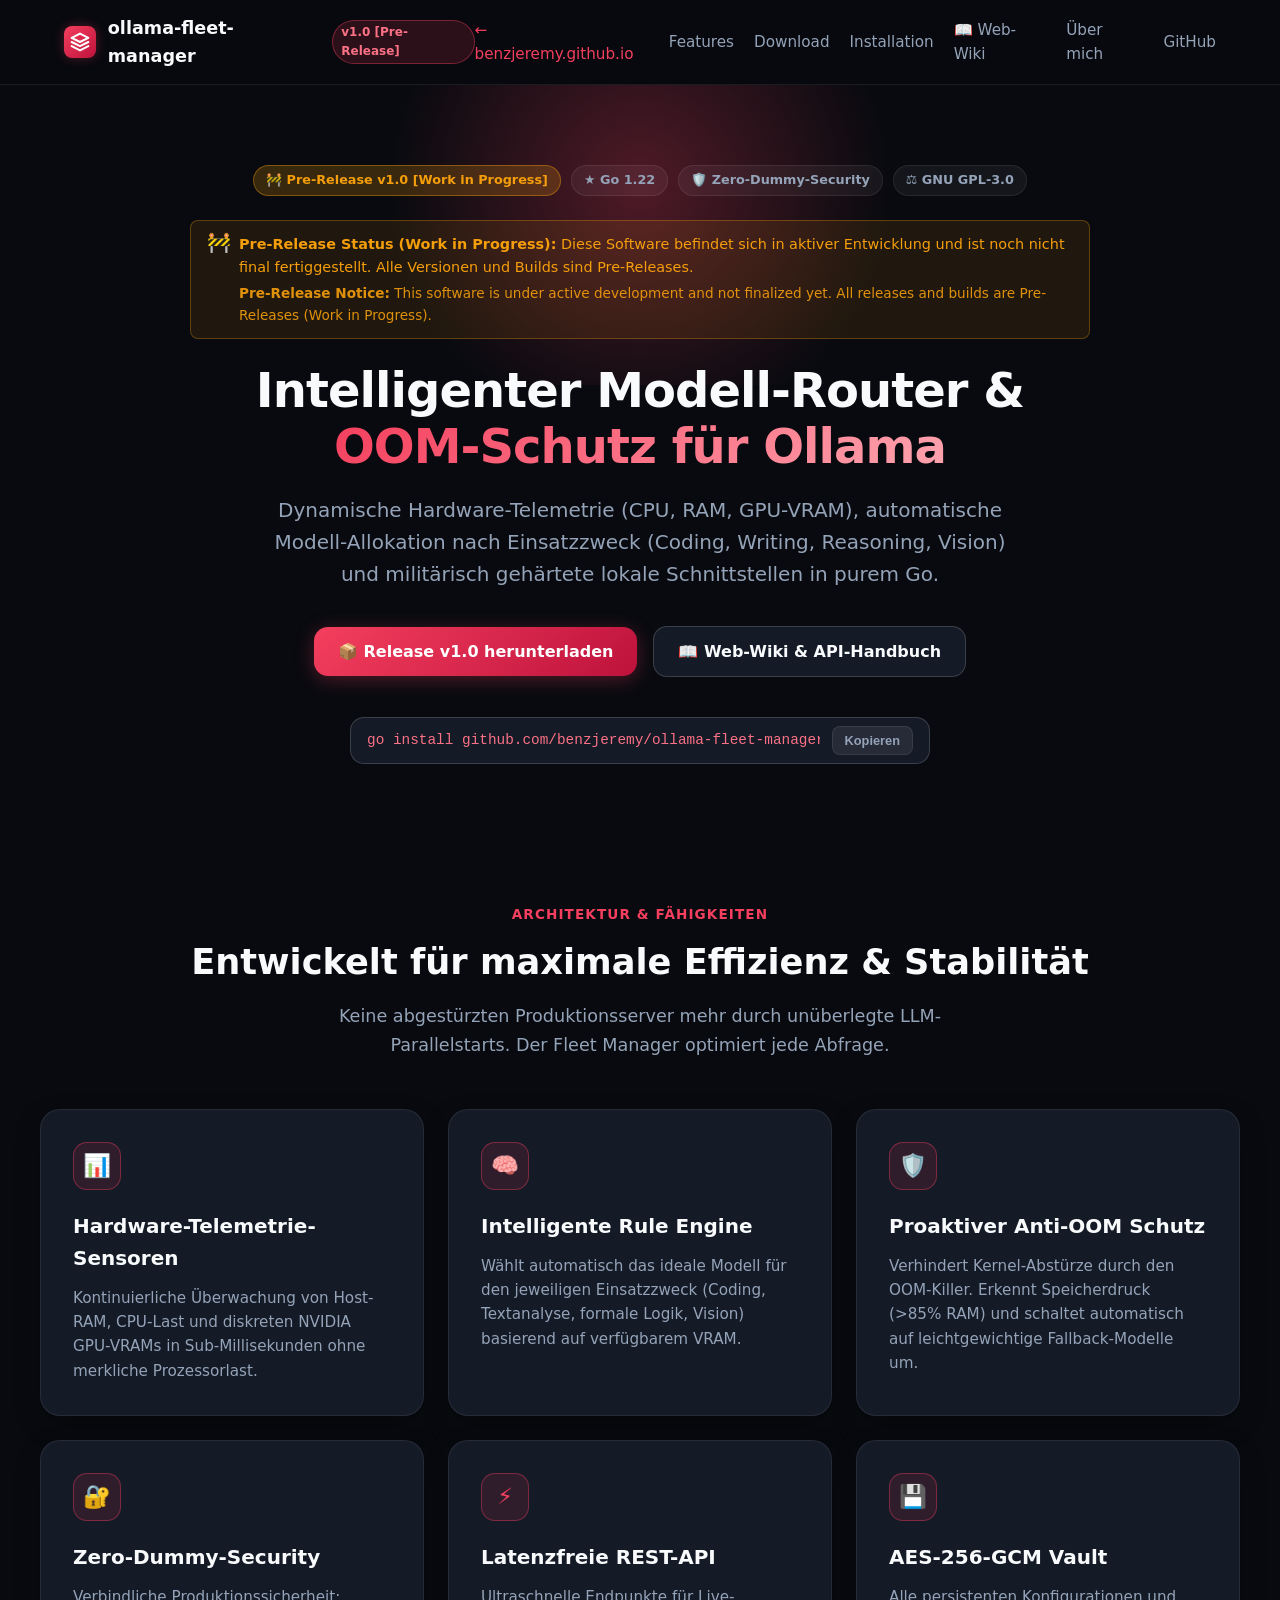
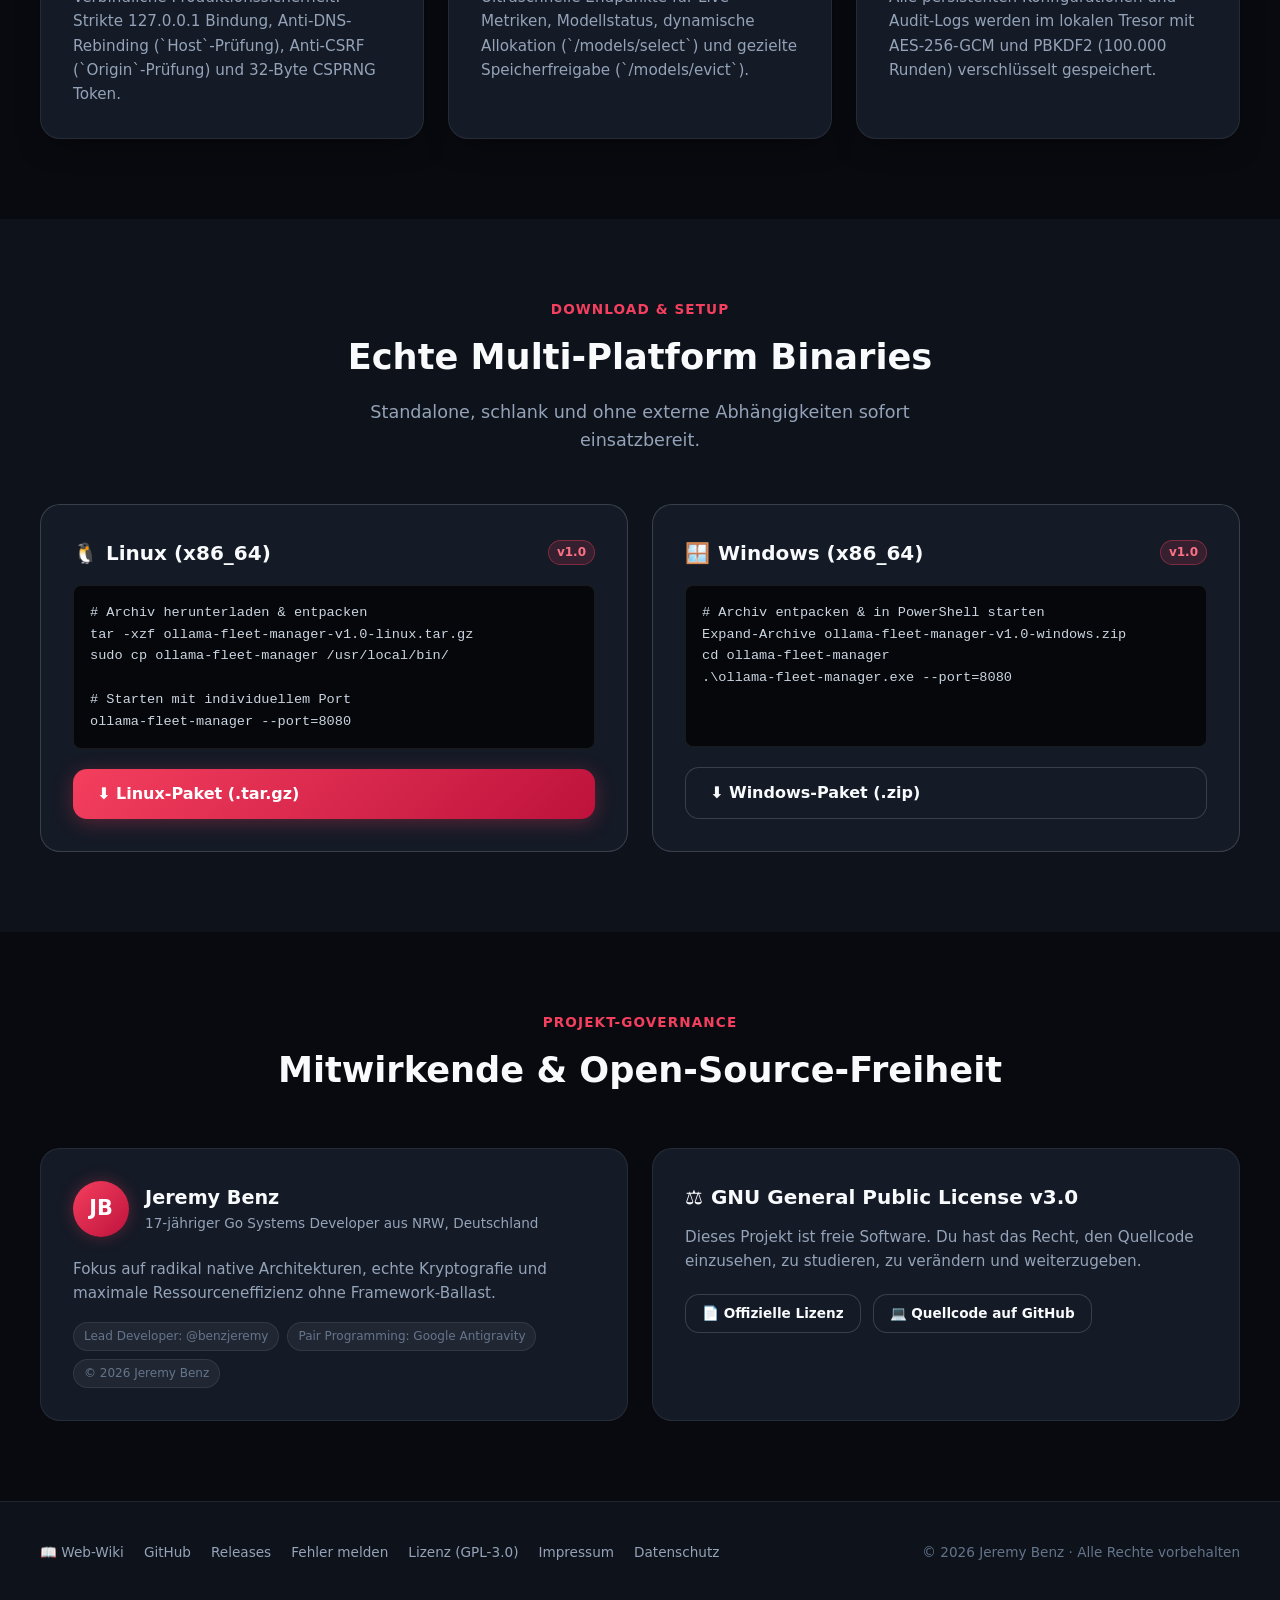
<file: index.html>
<!DOCTYPE html>
<html lang="de">
<head>
  <meta charset="UTF-8">
  <meta name="viewport" content="width=device-width, initial-scale=1.0">
  <meta http-equiv="Content-Security-Policy" content="default-src 'self'; script-src 'self' 'unsafe-inline'; style-src 'self' 'unsafe-inline'; img-src 'self' data: https:; font-src 'self'; frame-src 'none'; object-src 'none'; base-uri 'self';" />
  <meta http-equiv="X-Content-Type-Options" content="nosniff" />
  <meta name="referrer" content="strict-origin-when-cross-origin" />
  <title>ollama-fleet-manager [Pre-Release] – Intelligenter KI-Modell-Router &amp; OOM-Schutz für Ollama</title>
  <meta name="description" content="Dynamische Hardware-Telemetrie (CPU, RAM, GPU-VRAM), automatische Modell-Allokation für Ollama und kompromisslose Zero-Dummy-Security in Go.">
  <link rel="icon" type="image/svg+xml" href="favicon.svg">
  <link rel="stylesheet" href="style.css">
</head>
<body>

  <!-- Navigation -->
  <header class="site-header">
    <div class="nav-container">
      <a href="index.html" class="brand-link">
        <div class="brand-icon">
          <svg width="20" height="20" viewBox="0 0 24 24" fill="none" stroke="#fff" stroke-width="2.5" stroke-linecap="round" stroke-linejoin="round"><path d="M12 2L2 7l10 5 10-5-10-5zM2 17l10 5 10-5M2 12l10 5 10-5"/></svg>
        </div>
        <span>ollama-fleet-manager</span>
        <span class="brand-ver">v1.0 [Pre-Release]</span>
      </a>

      <nav class="nav-links">
        <a href="https://benzjeremy.github.io/" class="nav-back">← benzjeremy.github.io</a>
        <a href="#features">Features</a>
        <a href="#download">Download</a>
        <a href="#install">Installation</a>
        <a href="wiki/">📖 Web-Wiki</a>
        <a href="#about">Über mich</a>
        <a href="https://github.com/benzjeremy/ollama-fleet-manager" target="_blank" rel="noopener noreferrer">GitHub</a>
      </nav>
    </div>
  </header>

  <!-- Hero Section -->
  <section class="hero-section">
    <div class="hero-glow"></div>
    <div class="hero-container">
      <div class="hero-badges">
        <span class="badge badge-primary" style="background: rgba(245, 158, 11, 0.2); color: #f59e0b; border: 1px solid rgba(245, 158, 11, 0.4);">🚧 Pre-Release v1.0 [Work in Progress]</span>
        <span class="badge badge-secondary">★ Go 1.22</span>
        <span class="badge badge-secondary">🛡️ Zero-Dummy-Security</span>
        <span class="badge badge-secondary">⚖️ GNU GPL-3.0</span>
      </div>

      <!-- Pre-Release Notice -->
      <div style="margin: 1.5rem 0; background: rgba(245, 158, 11, 0.1); border: 1px solid rgba(245, 158, 11, 0.3); border-radius: 8px; padding: 0.75rem 1rem; color: #f59e0b; font-size: 0.9rem; display: flex; align-items: flex-start; gap: 0.5rem; text-align: left;">
        <span style="font-size: 1.2rem; line-height: 1;">🚧</span>
        <div>
          <div><strong>Pre-Release Status (Work in Progress):</strong> Diese Software befindet sich in aktiver Entwicklung und ist noch nicht final fertiggestellt. Alle Versionen und Builds sind Pre-Releases.</div>
          <div style="margin-top: 0.25rem; font-size: 0.85rem; opacity: 0.9;"><strong>Pre-Release Notice:</strong> This software is under active development and not finalized yet. All releases and builds are Pre-Releases (Work in Progress).</div>
        </div>
      </div>

      <h1 class="hero-title">
        Intelligenter Modell-Router &amp;<br>
        <span class="gradient-text">OOM-Schutz für Ollama</span>
      </h1>

      <p class="hero-subtitle">
        Dynamische Hardware-Telemetrie (CPU, RAM, GPU-VRAM), automatische Modell-Allokation nach Einsatzzweck (Coding, Writing, Reasoning, Vision) und militärisch gehärtete lokale Schnittstellen in purem Go.
      </p>

      <div class="hero-actions">
        <a href="#download" class="btn btn-primary">
          <span>📦 Release v1.0 herunterladen</span>
        </a>
        <a href="wiki/" class="btn btn-secondary">
          <span>📖 Web-Wiki &amp; API-Handbuch</span>
        </a>
      </div>

      <!-- Quick Command Box -->
      <div class="quick-cmd-box">
        <code>go install github.com/benzjeremy/ollama-fleet-manager@latest</code>
        <button class="copy-btn" onclick="navigator.clipboard.writeText('go install github.com/benzjeremy/ollama-fleet-manager@latest'); this.innerText='Kopiert!'; setTimeout(()=>this.innerText='Kopieren', 2000)">Kopieren</button>
      </div>
    </div>
  </section>

  <!-- Features Section -->
  <section class="section" id="features">
    <div class="section-container">
      <div class="section-header">
        <span class="section-tag">Architektur &amp; Fähigkeiten</span>
        <h2 class="section-title">Entwickelt für maximale Effizienz &amp; Stabilität</h2>
        <p class="section-desc">Keine abgestürzten Produktionsserver mehr durch unüberlegte LLM-Parallelstarts. Der Fleet Manager optimiert jede Abfrage.</p>
      </div>

      <div class="features-grid">
        <!-- Feature 1 -->
        <article class="feature-card">
          <div class="f-icon">📊</div>
          <h3>Hardware-Telemetrie-Sensoren</h3>
          <p>Kontinuierliche Überwachung von Host-RAM, CPU-Last und diskreten NVIDIA GPU-VRAMs in Sub-Millisekunden ohne merkliche Prozessorlast.</p>
        </article>

        <!-- Feature 2 -->
        <article class="feature-card">
          <div class="f-icon">🧠</div>
          <h3>Intelligente Rule Engine</h3>
          <p>Wählt automatisch das ideale Modell für den jeweiligen Einsatzzweck (Coding, Textanalyse, formale Logik, Vision) basierend auf verfügbarem VRAM.</p>
        </article>

        <!-- Feature 3 -->
        <article class="feature-card">
          <div class="f-icon">🛡️</div>
          <h3>Proaktiver Anti-OOM Schutz</h3>
          <p>Verhindert Kernel-Abstürze durch den OOM-Killer. Erkennt Speicherdruck (>85% RAM) und schaltet automatisch auf leichtgewichtige Fallback-Modelle um.</p>
        </article>

        <!-- Feature 4 -->
        <article class="feature-card">
          <div class="f-icon">🔐</div>
          <h3>Zero-Dummy-Security</h3>
          <p>Verbindliche Produktionssicherheit: Strikte 127.0.0.1 Bindung, Anti-DNS-Rebinding (`Host`-Prüfung), Anti-CSRF (`Origin`-Prüfung) und 32-Byte CSPRNG Token.</p>
        </article>

        <!-- Feature 5 -->
        <article class="feature-card">
          <div class="f-icon">⚡</div>
          <h3>Latenzfreie REST-API</h3>
          <p>Ultraschnelle Endpunkte für Live-Metriken, Modellstatus, dynamische Allokation (`/models/select`) und gezielte Speicherfreigabe (`/models/evict`).</p>
        </article>

        <!-- Feature 6 -->
        <article class="feature-card">
          <div class="f-icon">💾</div>
          <h3>AES-256-GCM Vault</h3>
          <p>Alle persistenten Konfigurationen und Audit-Logs werden im lokalen Tresor mit AES-256-GCM und PBKDF2 (100.000 Runden) verschlüsselt gespeichert.</p>
        </article>
      </div>
    </div>
  </section>

  <!-- Download & Installation Section -->
  <section class="section" id="download" style="background: var(--bg-surface);">
    <div class="section-container">
      <div class="section-header">
        <span class="section-tag">Download &amp; Setup</span>
        <h2 class="section-title">Echte Multi-Platform Binaries</h2>
        <p class="section-desc">Standalone, schlank und ohne externe Abhängigkeiten sofort einsatzbereit.</p>
      </div>

      <div class="install-grid" id="install">
        <!-- Linux Card -->
        <article class="install-card">
          <div class="install-card-header">
            <div class="install-card-title">
              <span>🐧</span>
              <span>Linux (x86_64)</span>
            </div>
            <span class="brand-ver">v1.0</span>
          </div>
          <pre><code># Archiv herunterladen &amp; entpacken
tar -xzf ollama-fleet-manager-v1.0-linux.tar.gz
sudo cp ollama-fleet-manager /usr/local/bin/

# Starten mit individuellem Port
ollama-fleet-manager --port=8080</code></pre>
          <a href="https://github.com/benzjeremy/ollama-fleet-manager/releases/download/v1.0/ollama-fleet-manager-v1.0-linux.tar.gz" class="btn btn-primary" style="margin-top:auto;">
            <span>⬇️ Linux-Paket (.tar.gz)</span>
          </a>
        </article>

        <!-- Windows Card -->
        <article class="install-card">
          <div class="install-card-header">
            <div class="install-card-title">
              <span>🪟</span>
              <span>Windows (x86_64)</span>
            </div>
            <span class="brand-ver">v1.0</span>
          </div>
          <pre><code># Archiv entpacken &amp; in PowerShell starten
Expand-Archive ollama-fleet-manager-v1.0-windows.zip
cd ollama-fleet-manager
.\ollama-fleet-manager.exe --port=8080</code></pre>
          <a href="https://github.com/benzjeremy/ollama-fleet-manager/releases/download/v1.0/ollama-fleet-manager-v1.0-windows.zip" class="btn btn-secondary" style="margin-top:auto;">
            <span>⬇️ Windows-Paket (.zip)</span>
          </a>
        </article>
      </div>
    </div>
  </section>

  <!-- Mitwirkende & Lizenz Section -->
  <section class="section" id="about">
    <div class="section-container">
      <div class="section-header">
        <span class="section-tag">Projekt-Governance</span>
        <h2 class="section-title">Mitwirkende &amp; Open-Source-Freiheit</h2>
      </div>

      <div class="about-grid">
        <!-- Box 1: Autor -->
        <article class="about-card">
          <div class="author-profile">
            <div class="author-avatar">JB</div>
            <div class="author-meta">
              <h4>Jeremy Benz</h4>
              <p>17-jähriger Go Systems Developer aus NRW, Deutschland</p>
            </div>
          </div>
          <p style="color: var(--text-secondary); font-size: 0.95rem; margin-bottom: 16px;">
            Fokus auf radikal native Architekturen, echte Kryptografie und maximale Ressourceneffizienz ohne Framework-Ballast.
          </p>
          <div class="ai-badges">
            <span class="ai-chip">Lead Developer: @benzjeremy</span>
            <span class="ai-chip">Pair Programming: Google Antigravity</span>
            <span class="ai-chip">© 2026 Jeremy Benz</span>
          </div>
        </article>

        <!-- Box 2: Lizenz -->
        <article class="about-card">
          <h3 style="font-size: 1.25rem; font-weight: 700; margin-bottom: 12px; display:flex; align-items:center; gap:8px;">
            <span>⚖️</span>
            <span>GNU General Public License v3.0</span>
          </h3>
          <p style="color: var(--text-secondary); font-size: 0.95rem; margin-bottom: 20px;">
            Dieses Projekt ist freie Software. Du hast das Recht, den Quellcode einzusehen, zu studieren, zu verändern und weiterzugeben.
          </p>
          <div style="display: flex; gap: 12px; flex-wrap: wrap;">
            <a href="https://github.com/benzjeremy/ollama-fleet-manager/blob/main/LICENSE" target="_blank" rel="noopener noreferrer" class="btn btn-secondary" style="padding: 8px 16px; font-size: 0.85rem;">
              <span>📄 Offizielle Lizenz</span>
            </a>
            <a href="https://github.com/benzjeremy/ollama-fleet-manager" target="_blank" rel="noopener noreferrer" class="btn btn-secondary" style="padding: 8px 16px; font-size: 0.85rem;">
              <span>💻 Quellcode auf GitHub</span>
            </a>
          </div>
        </article>
      </div>
    </div>
  </section>

  <!-- Footer -->
  <footer class="site-footer">
    <div class="footer-container">
      <div class="footer-links">
        <a href="wiki/">📖 Web-Wiki</a>
        <a href="https://github.com/benzjeremy/ollama-fleet-manager" target="_blank" rel="noopener noreferrer">GitHub</a>
        <a href="https://github.com/benzjeremy/ollama-fleet-manager/releases" target="_blank" rel="noopener noreferrer">Releases</a>
        <a href="https://github.com/benzjeremy/ollama-fleet-manager/issues" target="_blank" rel="noopener noreferrer">Fehler melden</a>
        <a href="https://github.com/benzjeremy/ollama-fleet-manager/blob/main/LICENSE" target="_blank" rel="noopener noreferrer">Lizenz (GPL-3.0)</a>
        <a href="https://benzjeremy.github.io/impressum.html" target="_blank" rel="noopener noreferrer">Impressum</a>
        <a href="https://benzjeremy.github.io/datenschutz.html" target="_blank" rel="noopener noreferrer">Datenschutz</a>
      </div>
      <div class="footer-copy">
        © 2026 Jeremy Benz · Alle Rechte vorbehalten
      </div>
    </div>
  </footer>

</body>
</html>
</file>
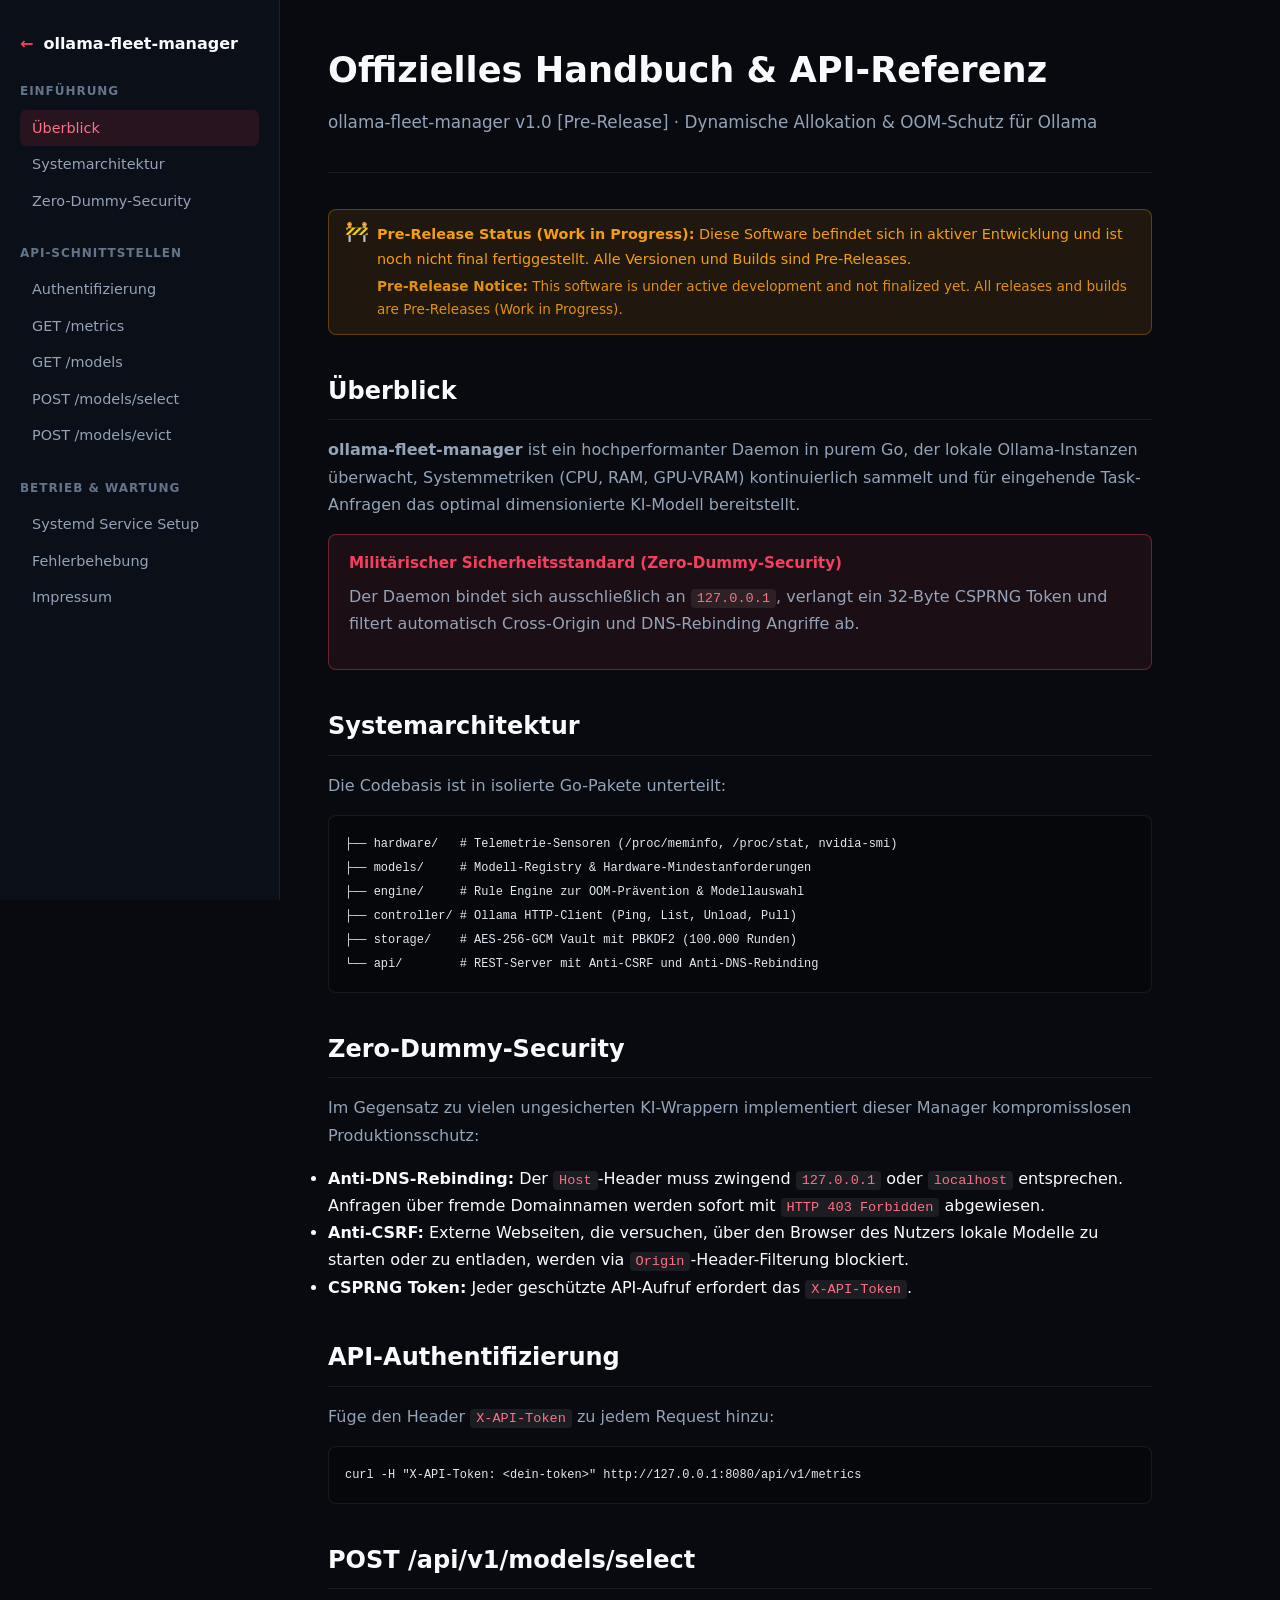
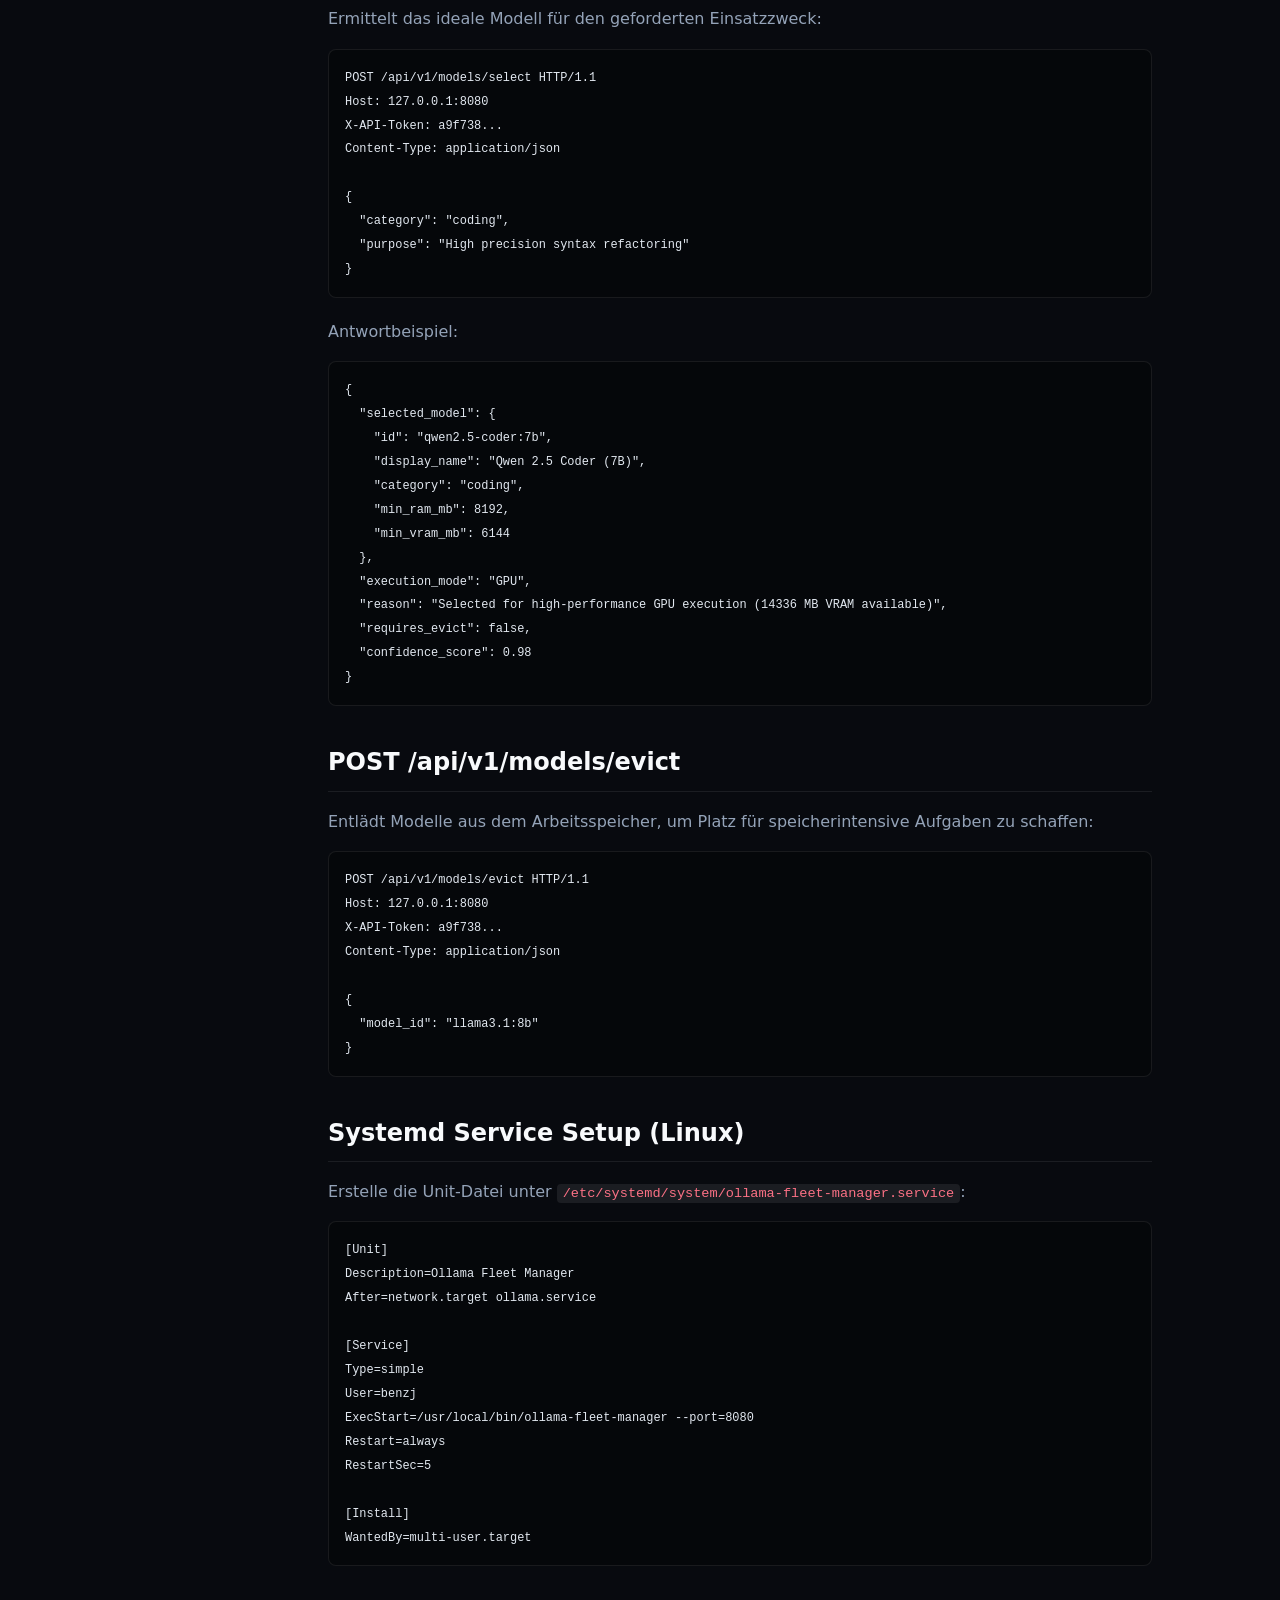
<file: wiki/index.html>
<!DOCTYPE html>
<html lang="de">
<head>
  <meta charset="UTF-8">
  <meta name="viewport" content="width=device-width, initial-scale=1.0">
  <title>Dokumentation &amp; API-Referenz – ollama-fleet-manager [Pre-Release]</title>
  <link rel="icon" type="image/svg+xml" href="../favicon.svg">
  <link rel="stylesheet" href="wiki.css">
</head>
<body>

  <div class="wiki-layout">
    <!-- Sidebar -->
    <aside class="wiki-sidebar">
      <a href="../index.html" class="sidebar-brand">
        <span style="color:var(--accent-primary);">←</span>
        <span>ollama-fleet-manager</span>
      </a>

      <div class="sidebar-nav-group">
        <div class="sidebar-heading">Einführung</div>
        <ul class="sidebar-links">
          <li><a href="#uebersicht" class="active">Überblick</a></li>
          <li><a href="#architektur">Systemarchitektur</a></li>
          <li><a href="#security">Zero-Dummy-Security</a></li>
        </ul>
      </div>

      <div class="sidebar-nav-group">
        <div class="sidebar-heading">API-Schnittstellen</div>
        <ul class="sidebar-links">
          <li><a href="#api-auth">Authentifizierung</a></li>
          <li><a href="#api-metrics">GET /metrics</a></li>
          <li><a href="#api-models">GET /models</a></li>
          <li><a href="#api-select">POST /models/select</a></li>
          <li><a href="#api-evict">POST /models/evict</a></li>
        </ul>
      </div>

      <div class="sidebar-nav-group">
        <div class="sidebar-heading">Betrieb &amp; Wartung</div>
        <ul class="sidebar-links">
          <li><a href="#systemd">Systemd Service Setup</a></li>
          <li><a href="#troubleshooting">Fehlerbehebung</a></li>
          <li><a href="https://benzjeremy.github.io/impressum.html">Impressum</a></li>
        </ul>
      </div>
    </aside>

    <!-- Main Wiki Content -->
    <main class="wiki-content">
      <header class="wiki-header">
        <h1 class="wiki-title">Offizielles Handbuch &amp; API-Referenz</h1>
        <p class="wiki-subtitle">ollama-fleet-manager v1.0 [Pre-Release] · Dynamische Allokation &amp; OOM-Schutz für Ollama</p>
      </header>

      <!-- Pre-Release Notice -->
      <div style="margin: 1.5rem 0; background: rgba(245, 158, 11, 0.1); border: 1px solid rgba(245, 158, 11, 0.3); border-radius: 8px; padding: 0.75rem 1rem; color: #f59e0b; font-size: 0.9rem; display: flex; align-items: flex-start; gap: 0.5rem; text-align: left;">
        <span style="font-size: 1.2rem; line-height: 1;">🚧</span>
        <div>
          <div><strong>Pre-Release Status (Work in Progress):</strong> Diese Software befindet sich in aktiver Entwicklung und ist noch nicht final fertiggestellt. Alle Versionen und Builds sind Pre-Releases.</div>
          <div style="margin-top: 0.25rem; font-size: 0.85rem; opacity: 0.9;"><strong>Pre-Release Notice:</strong> This software is under active development and not finalized yet. All releases and builds are Pre-Releases (Work in Progress).</div>
        </div>
      </div>

      <!-- Overview -->
      <section id="uebersicht">
        <h2>Überblick</h2>
        <p>
          <strong>ollama-fleet-manager</strong> ist ein hochperformanter Daemon in purem Go, der lokale Ollama-Instanzen überwacht, Systemmetriken (CPU, RAM, GPU-VRAM) kontinuierlich sammelt und für eingehende Task-Anfragen das optimal dimensionierte KI-Modell bereitstellt.
        </p>
        <div class="alert-box">
          <h4>Militärischer Sicherheitsstandard (Zero-Dummy-Security)</h4>
          <p>Der Daemon bindet sich ausschließlich an <code>127.0.0.1</code>, verlangt ein 32-Byte CSPRNG Token und filtert automatisch Cross-Origin und DNS-Rebinding Angriffe ab.</p>
        </div>
      </section>

      <!-- Architecture -->
      <section id="architektur">
        <h2>Systemarchitektur</h2>
        <p>Die Codebasis ist in isolierte Go-Pakete unterteilt:</p>
        <pre><code>├── hardware/   # Telemetrie-Sensoren (/proc/meminfo, /proc/stat, nvidia-smi)
├── models/     # Modell-Registry &amp; Hardware-Mindestanforderungen
├── engine/     # Rule Engine zur OOM-Prävention &amp; Modellauswahl
├── controller/ # Ollama HTTP-Client (Ping, List, Unload, Pull)
├── storage/    # AES-256-GCM Vault mit PBKDF2 (100.000 Runden)
└── api/        # REST-Server mit Anti-CSRF und Anti-DNS-Rebinding</code></pre>
      </section>

      <!-- Security -->
      <section id="security">
        <h2>Zero-Dummy-Security</h2>
        <p>
          Im Gegensatz zu vielen ungesicherten KI-Wrappern implementiert dieser Manager kompromisslosen Produktionsschutz:
        </p>
        <ul>
          <li><strong>Anti-DNS-Rebinding:</strong> Der <code>Host</code>-Header muss zwingend <code>127.0.0.1</code> oder <code>localhost</code> entsprechen. Anfragen über fremde Domainnamen werden sofort mit <code>HTTP 403 Forbidden</code> abgewiesen.</li>
          <li><strong>Anti-CSRF:</strong> Externe Webseiten, die versuchen, über den Browser des Nutzers lokale Modelle zu starten oder zu entladen, werden via <code>Origin</code>-Header-Filterung blockiert.</li>
          <li><strong>CSPRNG Token:</strong> Jeder geschützte API-Aufruf erfordert das <code>X-API-Token</code>.</li>
        </ul>
      </section>

      <!-- API Reference -->
      <section id="api-auth">
        <h2>API-Authentifizierung</h2>
        <p>Füge den Header <code>X-API-Token</code> zu jedem Request hinzu:</p>
        <pre><code>curl -H "X-API-Token: &lt;dein-token&gt;" http://127.0.0.1:8080/api/v1/metrics</code></pre>
      </section>

      <section id="api-select">
        <h2>POST /api/v1/models/select</h2>
        <p>Ermittelt das ideale Modell für den geforderten Einsatzzweck:</p>
        <pre><code>POST /api/v1/models/select HTTP/1.1
Host: 127.0.0.1:8080
X-API-Token: a9f738...
Content-Type: application/json

{
  "category": "coding",
  "purpose": "High precision syntax refactoring"
}</code></pre>
        <p>Antwortbeispiel:</p>
        <pre><code>{
  "selected_model": {
    "id": "qwen2.5-coder:7b",
    "display_name": "Qwen 2.5 Coder (7B)",
    "category": "coding",
    "min_ram_mb": 8192,
    "min_vram_mb": 6144
  },
  "execution_mode": "GPU",
  "reason": "Selected for high-performance GPU execution (14336 MB VRAM available)",
  "requires_evict": false,
  "confidence_score": 0.98
}</code></pre>
      </section>

      <section id="api-evict">
        <h2>POST /api/v1/models/evict</h2>
        <p>Entlädt Modelle aus dem Arbeitsspeicher, um Platz für speicherintensive Aufgaben zu schaffen:</p>
        <pre><code>POST /api/v1/models/evict HTTP/1.1
Host: 127.0.0.1:8080
X-API-Token: a9f738...
Content-Type: application/json

{
  "model_id": "llama3.1:8b"
}</code></pre>
      </section>

      <!-- Systemd -->
      <section id="systemd">
        <h2>Systemd Service Setup (Linux)</h2>
        <p>Erstelle die Unit-Datei unter <code>/etc/systemd/system/ollama-fleet-manager.service</code>:</p>
        <pre><code>[Unit]
Description=Ollama Fleet Manager
After=network.target ollama.service

[Service]
Type=simple
User=benzj
ExecStart=/usr/local/bin/ollama-fleet-manager --port=8080
Restart=always
RestartSec=5

[Install]
WantedBy=multi-user.target</code></pre>
      </section>
    </main>
  </div>

</body>
</html>
</file>
<file: style.css>
:root {
  --bg-page: #080a0f;
  --bg-surface: #0e121b;
  --bg-card: #141a26;
  --bg-card-hover: #1a2232;
  --bg-input: #101420;

  --border-subtle: rgba(255, 255, 255, 0.08);
  --border-strong: rgba(255, 255, 255, 0.16);
  --border-accent: rgba(244, 63, 94, 0.4);

  --accent-primary: #f43f5e;
  --accent-secondary: #fb7185;
  --accent-glow: rgba(244, 63, 94, 0.3);
  --accent-cyan: #06b6d4;
  --accent-purple: #a855f7;
  --accent-green: #10b981;
  --accent-amber: #f59e0b;

  --text-primary: #f8fafc;
  --text-secondary: #94a3b8;
  --text-muted: #64748b;

  --font-main: -apple-system, BlinkMacSystemFont, "Segoe UI", Roboto, system-ui, sans-serif;
  --font-mono: ui-monospace, SFMono-Regular, Consolas, monospace;

  --radius-sm: 8px;
  --radius-md: 14px;
  --radius-lg: 20px;
  --radius-full: 9999px;

  --shadow-card: 0 10px 30px -10px rgba(0, 0, 0, 0.5);
  --shadow-glow: 0 0 25px var(--accent-glow);
}

* {
  margin: 0;
  padding: 0;
  box-sizing: border-box;
}

body {
  background-color: var(--bg-page);
  color: var(--text-primary);
  font-family: var(--font-main);
  line-height: 1.6;
  -webkit-font-smoothing: antialiased;
  min-height: 100vh;
  display: flex;
  flex-direction: column;
}

a {
  color: var(--accent-primary);
  text-decoration: none;
  transition: color 0.2s ease;
}

a:hover {
  color: var(--accent-secondary);
}

/* Site Navigation */
.site-header {
  position: sticky;
  top: 0;
  z-index: 50;
  background: rgba(8, 10, 15, 0.85);
  backdrop-filter: blur(12px);
  border-bottom: 1px solid var(--border-subtle);
}

.nav-container {
  max-width: 1200px;
  margin: 0 auto;
  padding: 14px 24px;
  display: flex;
  align-items: center;
  justify-content: space-between;
}

.brand-link {
  display: flex;
  align-items: center;
  gap: 12px;
  color: var(--text-primary);
  font-weight: 700;
  font-size: 1.1rem;
}

.brand-icon {
  width: 32px;
  height: 32px;
  border-radius: var(--radius-sm);
  background: linear-gradient(135deg, var(--accent-primary) 0%, #be123c 100%);
  display: flex;
  align-items: center;
  justify-content: center;
  box-shadow: 0 0 12px var(--accent-glow);
}

.brand-ver {
  font-size: 0.75rem;
  font-weight: 600;
  padding: 2px 8px;
  border-radius: var(--radius-full);
  background: rgba(244, 63, 94, 0.15);
  color: var(--accent-secondary);
  border: 1px solid var(--border-accent);
}

.nav-links {
  display: flex;
  align-items: center;
  gap: 20px;
}

.nav-links a {
  color: var(--text-secondary);
  font-size: 0.95rem;
  font-weight: 500;
}

.nav-links a:hover, .nav-links a.active {
  color: var(--text-primary);
}

.nav-back {
  display: flex;
  align-items: center;
  gap: 6px;
  color: var(--accent-primary) !important;
  font-weight: 600;
}

/* Hero Section */
.hero-section {
  position: relative;
  padding: 80px 24px 60px;
  overflow: hidden;
  text-align: center;
}

.hero-glow {
  position: absolute;
  top: -100px;
  left: 50%;
  transform: translateX(-50%);
  width: 600px;
  height: 400px;
  background: radial-gradient(circle, var(--accent-glow) 0%, rgba(8,10,15,0) 70%);
  z-index: 0;
  pointer-events: none;
}

.hero-container {
  position: relative;
  z-index: 1;
  max-width: 900px;
  margin: 0 auto;
}

.hero-badges {
  display: flex;
  align-items: center;
  justify-content: center;
  gap: 10px;
  flex-wrap: wrap;
  margin-bottom: 24px;
}

.badge {
  font-size: 0.8rem;
  font-weight: 600;
  padding: 4px 12px;
  border-radius: var(--radius-full);
  display: inline-flex;
  align-items: center;
  gap: 6px;
}

.badge-primary {
  background: rgba(244, 63, 94, 0.15);
  color: var(--accent-secondary);
  border: 1px solid var(--border-accent);
}

.badge-secondary {
  background: rgba(255, 255, 255, 0.05);
  color: var(--text-secondary);
  border: 1px solid var(--border-subtle);
}

.hero-title {
  font-size: 3rem;
  font-weight: 800;
  line-height: 1.15;
  margin-bottom: 20px;
  letter-spacing: -0.02em;
}

.gradient-text {
  background: linear-gradient(135deg, #f43f5e 0%, #fb7185 50%, #fda4af 100%);
  -webkit-background-clip: text;
  -webkit-text-fill-color: transparent;
}

.hero-subtitle {
  font-size: 1.25rem;
  color: var(--text-secondary);
  max-width: 760px;
  margin: 0 auto 36px;
}

.hero-actions {
  display: flex;
  align-items: center;
  justify-content: center;
  gap: 16px;
  flex-wrap: wrap;
  margin-bottom: 40px;
}

.btn {
  padding: 12px 24px;
  border-radius: var(--radius-md);
  font-size: 1rem;
  font-weight: 600;
  display: inline-flex;
  align-items: center;
  gap: 8px;
  cursor: pointer;
  transition: all 0.2s cubic-bezier(0.16, 1, 0.3, 1);
  border: none;
}

.btn-primary {
  background: linear-gradient(135deg, var(--accent-primary) 0%, #be123c 100%);
  color: #fff;
  box-shadow: 0 4px 20px var(--accent-glow);
}

.btn-primary:hover {
  transform: translateY(-2px);
  box-shadow: 0 6px 25px rgba(244, 63, 94, 0.5);
  color: #fff;
}

.btn-secondary {
  background: var(--bg-card);
  color: var(--text-primary);
  border: 1px solid var(--border-strong);
}

.btn-secondary:hover {
  background: var(--bg-card-hover);
  color: #fff;
  transform: translateY(-2px);
}

/* Quick Command Box */
.quick-cmd-box {
  max-width: 580px;
  margin: 0 auto;
  background: var(--bg-card);
  border: 1px solid var(--border-strong);
  border-radius: var(--radius-md);
  padding: 8px 16px;
  display: flex;
  align-items: center;
  justify-content: space-between;
  gap: 12px;
}

.quick-cmd-box code {
  font-family: var(--font-mono);
  font-size: 0.9rem;
  color: var(--accent-secondary);
  overflow-x: auto;
  white-space: nowrap;
}

.copy-btn {
  background: rgba(255, 255, 255, 0.08);
  border: 1px solid var(--border-subtle);
  color: var(--text-secondary);
  padding: 6px 12px;
  border-radius: var(--radius-sm);
  font-size: 0.8rem;
  font-weight: 600;
  cursor: pointer;
  transition: all 0.2s;
}

.copy-btn:hover {
  background: rgba(255, 255, 255, 0.15);
  color: var(--text-primary);
}

/* Section Common */
.section {
  padding: 80px 24px;
}

.section-container {
  max-width: 1200px;
  margin: 0 auto;
}

.section-header {
  text-align: center;
  margin-bottom: 50px;
}

.section-tag {
  font-size: 0.85rem;
  font-weight: 700;
  color: var(--accent-primary);
  text-transform: uppercase;
  letter-spacing: 0.08em;
  display: block;
  margin-bottom: 8px;
}

.section-title {
  font-size: 2.2rem;
  font-weight: 800;
  margin-bottom: 12px;
}

.section-desc {
  font-size: 1.1rem;
  color: var(--text-secondary);
  max-width: 650px;
  margin: 0 auto;
}

/* Feature Grid */
.features-grid {
  display: grid;
  grid-template-columns: repeat(auto-fit, minmax(320px, 1fr));
  gap: 24px;
}

.feature-card {
  background: var(--bg-card);
  border: 1px solid var(--border-subtle);
  border-radius: var(--radius-lg);
  padding: 32px;
  transition: all 0.3s cubic-bezier(0.16, 1, 0.3, 1);
  box-shadow: var(--shadow-card);
}

.feature-card:hover {
  transform: translateY(-4px);
  border-color: var(--border-accent);
  box-shadow: 0 12px 30px -10px var(--accent-glow);
}

.f-icon {
  width: 48px;
  height: 48px;
  border-radius: var(--radius-md);
  display: flex;
  align-items: center;
  justify-content: center;
  font-size: 1.4rem;
  margin-bottom: 20px;
  background: rgba(244, 63, 94, 0.12);
  color: var(--accent-primary);
  border: 1px solid var(--border-accent);
}

.feature-card h3 {
  font-size: 1.25rem;
  font-weight: 700;
  margin-bottom: 12px;
}

.feature-card p {
  color: var(--text-secondary);
  font-size: 0.95rem;
  line-height: 1.6;
}

/* Install Grid */
.install-grid {
  display: grid;
  grid-template-columns: repeat(auto-fit, minmax(340px, 1fr));
  gap: 24px;
}

.install-card {
  background: var(--bg-card);
  border: 1px solid var(--border-strong);
  border-radius: var(--radius-lg);
  padding: 32px;
  display: flex;
  flex-direction: column;
}

.install-card-header {
  display: flex;
  align-items: center;
  justify-content: space-between;
  margin-bottom: 16px;
}

.install-card-title {
  font-size: 1.25rem;
  font-weight: 700;
  display: flex;
  align-items: center;
  gap: 8px;
}

.install-card pre {
  background: #05070a;
  border: 1px solid var(--border-subtle);
  border-radius: var(--radius-sm);
  padding: 16px;
  font-family: var(--font-mono);
  font-size: 0.85rem;
  color: #cbd5e1;
  overflow-x: auto;
  margin-bottom: 20px;
  flex-grow: 1;
}

/* About / Mitwirkende */
.about-grid {
  display: grid;
  grid-template-columns: repeat(auto-fit, minmax(340px, 1fr));
  gap: 24px;
}

.about-card {
  background: var(--bg-card);
  border: 1px solid var(--border-subtle);
  border-radius: var(--radius-lg);
  padding: 32px;
}

.author-profile {
  display: flex;
  align-items: center;
  gap: 16px;
  margin-bottom: 20px;
}

.author-avatar {
  width: 56px;
  height: 56px;
  border-radius: var(--radius-full);
  background: linear-gradient(135deg, var(--accent-primary) 0%, #be123c 100%);
  display: flex;
  align-items: center;
  justify-content: center;
  font-size: 1.3rem;
  font-weight: 800;
  color: #fff;
  box-shadow: 0 0 16px var(--accent-glow);
}

.author-meta h4 {
  font-size: 1.2rem;
  font-weight: 700;
}

.author-meta p {
  color: var(--text-secondary);
  font-size: 0.85rem;
}

.ai-badges {
  display: flex;
  gap: 8px;
  margin-top: 16px;
  flex-wrap: wrap;
}

.ai-chip {
  background: rgba(255, 255, 255, 0.06);
  border: 1px solid var(--border-subtle);
  padding: 4px 10px;
  border-radius: var(--radius-full);
  font-size: 0.75rem;
  color: var(--text-muted);
}

/* Site Footer */
.site-footer {
  background: var(--bg-surface);
  border-top: 1px solid var(--border-subtle);
  padding: 40px 24px;
  margin-top: auto;
}

.footer-container {
  max-width: 1200px;
  margin: 0 auto;
  display: flex;
  align-items: center;
  justify-content: space-between;
  flex-wrap: wrap;
  gap: 20px;
}

.footer-links {
  display: flex;
  gap: 20px;
  flex-wrap: wrap;
}

.footer-links a {
  color: var(--text-secondary);
  font-size: 0.85rem;
}

.footer-links a:hover {
  color: var(--accent-primary);
}

.footer-copy {
  color: var(--text-muted);
  font-size: 0.85rem;
}

@media (max-width: 768px) {
  .hero-title {
    font-size: 2.2rem;
  }
  .nav-links {
    gap: 12px;
  }
}
</file>
<file: wiki/wiki.css>
:root {
  --bg-page: #080a0f;
  --bg-surface: #0e121b;
  --bg-card: #141a26;
  --bg-sidebar: #0b0f17;

  --border-subtle: rgba(255, 255, 255, 0.08);
  --border-strong: rgba(255, 255, 255, 0.16);
  --border-accent: rgba(244, 63, 94, 0.4);

  --accent-primary: #f43f5e;
  --accent-secondary: #fb7185;
  --accent-glow: rgba(244, 63, 94, 0.3);

  --text-primary: #f8fafc;
  --text-secondary: #94a3b8;
  --text-muted: #64748b;

  --font-main: -apple-system, BlinkMacSystemFont, "Segoe UI", Roboto, system-ui, sans-serif;
  --font-mono: ui-monospace, SFMono-Regular, Consolas, monospace;
}

* {
  margin: 0;
  padding: 0;
  box-sizing: border-box;
}

body {
  background-color: var(--bg-page);
  color: var(--text-primary);
  font-family: var(--font-main);
  line-height: 1.7;
}

.wiki-layout {
  display: flex;
  min-height: 100vh;
}

.wiki-sidebar {
  width: 280px;
  background: var(--bg-sidebar);
  border-right: 1px solid var(--border-subtle);
  padding: 30px 20px;
  position: sticky;
  top: 0;
  height: 100vh;
  overflow-y: auto;
  flex-shrink: 0;
}

.sidebar-brand {
  display: flex;
  align-items: center;
  gap: 10px;
  margin-bottom: 24px;
  color: var(--text-primary);
  text-decoration: none;
  font-weight: 700;
}

.sidebar-nav-group {
  margin-bottom: 24px;
}

.sidebar-heading {
  font-size: 0.75rem;
  font-weight: 700;
  color: var(--text-muted);
  text-transform: uppercase;
  letter-spacing: 0.08em;
  margin-bottom: 8px;
}

.sidebar-links {
  list-style: none;
}

.sidebar-links a {
  display: block;
  padding: 6px 12px;
  border-radius: 6px;
  color: var(--text-secondary);
  text-decoration: none;
  font-size: 0.9rem;
  transition: all 0.2s;
}

.sidebar-links a:hover, .sidebar-links a.active {
  background: rgba(244, 63, 94, 0.12);
  color: var(--accent-secondary);
}

.wiki-content {
  flex-grow: 1;
  max-width: 920px;
  padding: 40px 48px 80px;
}

.wiki-header {
  border-bottom: 1px solid var(--border-subtle);
  padding-bottom: 20px;
  margin-bottom: 36px;
}

.wiki-title {
  font-size: 2.2rem;
  font-weight: 800;
  margin-bottom: 8px;
}

.wiki-subtitle {
  color: var(--text-secondary);
  font-size: 1.05rem;
}

h2 {
  font-size: 1.5rem;
  font-weight: 700;
  margin: 36px 0 16px;
  padding-bottom: 8px;
  border-bottom: 1px solid var(--border-subtle);
  color: var(--text-primary);
}

h3 {
  font-size: 1.2rem;
  font-weight: 600;
  margin: 24px 0 12px;
  color: var(--accent-secondary);
}

p {
  color: var(--text-secondary);
  margin-bottom: 16px;
}

pre {
  background: #05070a;
  border: 1px solid var(--border-subtle);
  border-radius: 8px;
  padding: 16px;
  font-family: var(--font-mono);
  font-size: 0.88rem;
  color: #e2e8f0;
  overflow-x: auto;
  margin-bottom: 20px;
}

code {
  font-family: var(--font-mono);
  background: rgba(255, 255, 255, 0.08);
  padding: 2px 6px;
  border-radius: 4px;
  font-size: 0.85em;
  color: var(--accent-secondary);
}

pre code {
  background: transparent;
  padding: 0;
  color: inherit;
}

.alert-box {
  background: rgba(244, 63, 94, 0.08);
  border: 1px solid var(--border-accent);
  border-radius: 8px;
  padding: 16px 20px;
  margin-bottom: 20px;
}

.alert-box h4 {
  color: var(--accent-primary);
  margin-bottom: 6px;
  font-size: 0.95rem;
}

@media (max-width: 860px) {
  .wiki-layout {
    flex-direction: column;
  }
  .wiki-sidebar {
    width: 100%;
    height: auto;
    position: static;
  }
  .wiki-content {
    padding: 24px;
  }
}
</file>
